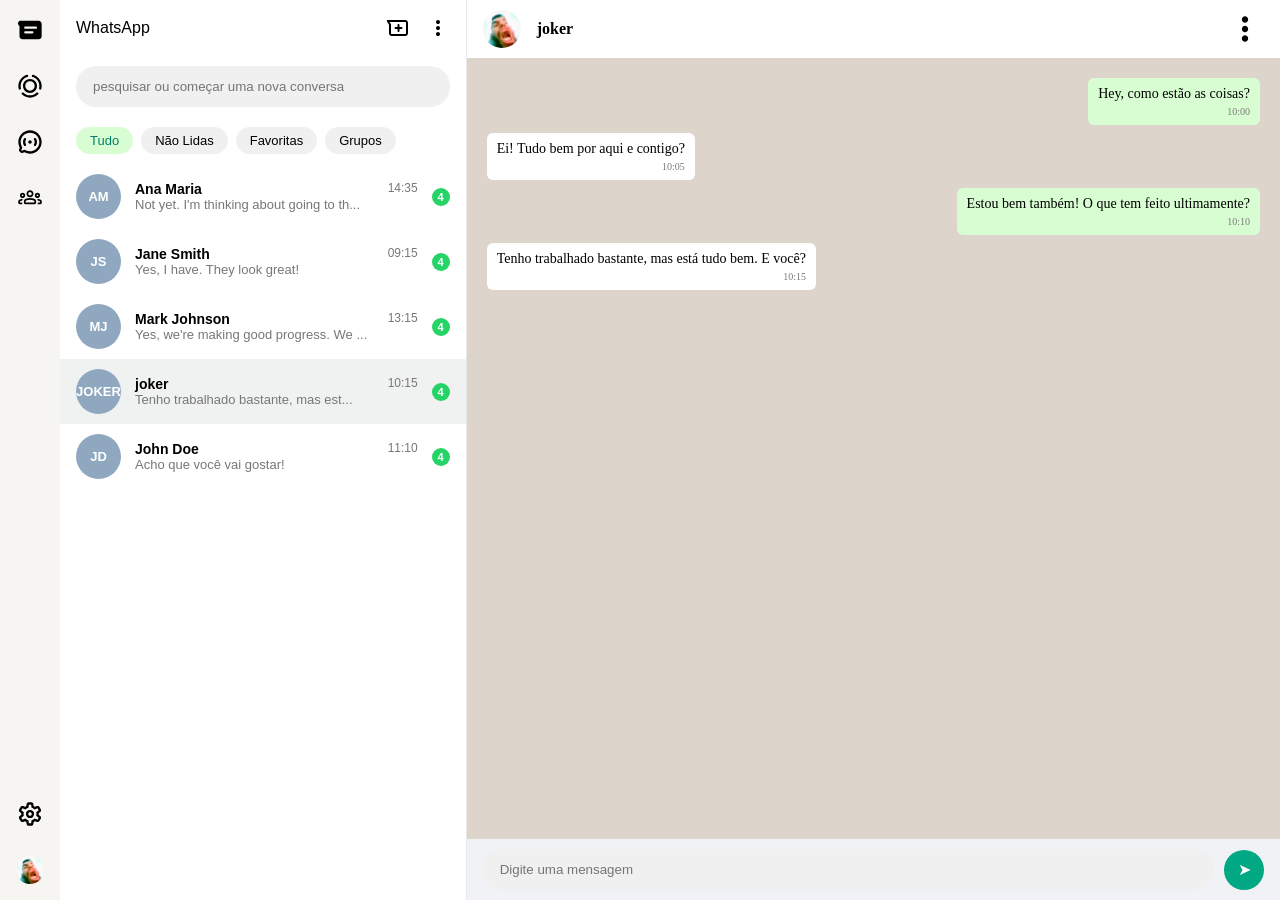
<file: index.html>
<!doctype html>
<html lang="pt-br">

<head>
  <meta charset="UTF-8" />
  <meta name="viewport" content="width=device-width, initial-scale=1.0" />
  <link rel="stylesheet" href="./assets/style.css" />
  <script src="./script.js" defer type =module></script>
  <title>Zap zap 2</title>
</head>

<body>
  <nav>
    <div class="container-nav">
      <img src="./assets/icons/messages.svg" alt="" />
      <img src="./assets/icons/status.svg" alt="" />
      <img src="./assets/icons/newsletter.svg" alt="" />
      <img src="./assets/icons/community.svg" alt="" />
    </div>

    <div class="container-nav">
      <img src="./assets/icons/settings.svg" alt="" />
      <img src="./assets/imgs/son.jpeg" alt="">
    </div>
  </nav>

  <section>
    <div class="caixa">
      <p>WhatsApp</p>

      <div class="subcaixa">
        <img src="./assets/icons/new-chat.svg" alt="">
        <img src="./assets/icons/more-settings.svg" alt="">
      </div>
    </div>

    <form class="subcaixa" action="">
      <input type="text" placeholder="pesquisar ou começar uma nova conversa">
    </form>

    <div class="btn-container">
      <button class="ativo">Tudo</button>
      <button>Não Lidas</button>
      <button>Favoritas</button>
      <button>Grupos</button>
    </div>

    <div class="lista-conversas">
      <div class="conversa">
        <div class="avatar">AM</div>
        <div class="conversa-info">
          <div class="conversa-topo">
            <span class="nome">Ana Maria</span>
            <span class="hora">14:35</span>
          </div>
          <p class="preview">Not yet. I'm thinking about going to th...</p>
        </div>
        <span class="badge">4</span>
      </div>

      <div class="conversa">
        <div class="avatar">JS</div>
        <div class="conversa-info">
          <div class="conversa-topo">
            <span class="nome">Jane Smith</span>
            <span class="hora">09:15</span>
          </div>
          <p class="preview">Yes, I have. They look great!</p>
        </div>
        <span class="badge">4</span>
      </div>

      <div class="conversa">
        <div class="avatar">MJ</div>
        <div class="conversa-info">
          <div class="conversa-topo">
            <span class="nome">Mark Johnson</span>
            <span class="hora">13:15</span>
          </div>
          <p class="preview">Yes, we're making good progress. We ...</p>
        </div>
        <span class="badge">4</span>
      </div>

      <div class="conversa ativa">
        <div class="avatar">joker</div>
        <div class="conversa-info">
          <div class="conversa-topo">
            <span class="nome">joker</span>
            <span class="hora">10:15</span>
          </div>
          <p class="preview">Tenho trabalhado bastante, mas est...</p>
        </div>
        <span class="badge">4</span>
      </div>

      <div class="conversa">
        <div class="avatar">JD</div>
        <div class="conversa-info">
          <div class="conversa-topo">
            <span class="nome">John Doe</span>
            <span class="hora">11:10</span>
          </div>
          <p class="preview">Acho que você vai gostar!</p>
        </div>
        <span class="badge">4</span>
      </div>
    </div>
  </section>

  <main>
    <header>
      <div class="subcaixa">
        <img src="./assets/imgs/son.jpeg" alt="">
        <p>joker</p>
      </div>
      <img src="./assets/icons/more-settings.svg" alt="">
    </header>

    <div class="mensagens">
      <div class="msg enviada">
        Hey, como estão as coisas?
        <span class="msg-hora">10:00</span>
      </div>
      <div class="msg recebida">
        Ei! Tudo bem por aqui e contigo?
        <span class="msg-hora">10:05</span>
      </div>
      <div class="msg enviada">
        Estou bem também! O que tem feito ultimamente?
        <span class="msg-hora">10:10</span>
      </div>
      <div class="msg recebida">
        Tenho trabalhado bastante, mas está tudo bem. E você?
        <span class="msg-hora">10:15</span>
      </div>
    </div>

    <form class="rodape" action="">
      <input type="text" placeholder="Digite uma mensagem">
      <button type="submit">➤</button>
    </form>
  </main>
  <script src="script.js"></script>
</body>

</html>
</file>
<file: assets/style.css>
* {
    box-sizing: border-box;
    padding: 0;
    margin: 0;
    text-decoration: none;
}

body {
    display: grid;
    height: 100dvh;
    width: 100dvw;
    grid-template-columns: 60px 1fr 2fr;
}

nav {
    display: flex;
    flex-direction: column;
    justify-content: space-between;
    align-items: center;
    padding: 10px;
    background-color: #F7F5F2;
    color: white;
}

.container-nav {
    display: flex;
    flex-direction: column;
    justify-content: space-between;
    gap: 16px;
}

.container-nav > img {
    cursor: pointer;
    border-radius: 100%;
    width: 40px;
    padding: 6px;
}

.container-nav img:hover {
    background-color: #32A961;
}

section {
    font-family: Helvetica;
    background-color: #FFFFFF;
    color: rgb(0, 0, 0);
    display: flex;
    flex-direction: column;
    border-right: 1px solid #E9E9E9;
    overflow: hidden;
}

.caixa {
    display: flex;
    flex-direction: row;
    justify-content: space-between;
    align-items: center;
    color: #000000;
    padding: 16px;
}

form {
    padding: 10px 16px;
}

input {
    width: 100%;
    padding: 12px 16px;
    border-radius: 20px;
    border: 1px solid transparent;
    background-color: #F0F0F0;
}

input:focus {
    border: 1px solid #32A961;
    outline: none;
}

.subcaixa {
    display: flex;
    flex-direction: row;
    justify-content: space-between;
    align-items: center;
    gap: 16px;
}

.btn-container {
    display: flex;
    flex-direction: row;
    justify-content: flex-start;
    gap: 8px;
    padding: 10px 16px;
}

.btn-container button {
    border: none;
    background-color: #F0F0F0;
    padding: 6px 14px;
    border-radius: 16px;
    font-size: 13px;
    cursor: pointer;
}

.btn-container button.ativo {
    background-color: #D9FDD3;
    color: #008069;
}


.lista-conversas {
    flex: 1;
    overflow-y: auto;
}

.conversa {
    display: flex;
    align-items: center;
    gap: 14px;
    padding: 10px 16px;
    cursor: pointer;
    position: relative;
    background-color: #FFFFFF;
    transition: transform 0.15s ease, box-shadow 0.15s ease;
}

.conversa.ativa {
    background-color: #F0F2F1;
}
.conversa:hover {
    transform: scale(1.03);
    box-shadow: 0 4px 12px rgba(0, 0, 0, 0.15);
    z-index: 2;
}

.avatar {
    width: 45px;
    height: 45px;
    min-width: 45px;
    border-radius: 100%;
    background-color: #8FA8BF;
    color: #FFFFFF;
    display: flex;
    align-items: center;
    justify-content: center;
    font-size: 13px;
    font-weight: bold;
    text-transform: uppercase;
}

.conversa-info {
    flex: 1;
    min-width: 0;
}

.conversa-topo {
    display: flex;
    justify-content: space-between;
}

.nome {
    font-size: 14px;
    font-weight: bold;
}

.hora {
    font-size: 12px;
    color: #777777;
}

.preview {
    font-size: 13px;
    color: #777777;
    white-space: nowrap;
    overflow: hidden;
    text-overflow: ellipsis;
}

.badge {
    background-color: #25D366;
    color: #FFFFFF;
    font-size: 11px;
    font-weight: bold;
    border-radius: 10px;
    min-width: 18px;
    height: 18px;
    display: flex;
    align-items: center;
    justify-content: center;
    padding: 0 5px;
}

main {
    background-color: #DDD5CC;
    color: white;
    display: grid;
    grid-template-rows: auto 1fr auto;
}

main header {
    display: flex;
    align-items: center;
    justify-content: space-between;
    background-color: #FFFFFF;
    padding: 10px 16px;
}

main header img {
    width: 38px;
    height: 38px;
    border-radius: 100%;
}

main header p {
    color: #000000;
    font-weight: bold;
}

.mensagens {
    padding: 20px;
    display: flex;
    flex-direction: column;
    gap: 8px;
    overflow-y: auto;
}

.msg {
    max-width: 60%;
    padding: 8px 10px;
    border-radius: 6px;
    font-size: 14px;
    color: #000000;
}

.msg.enviada {
    align-self: flex-end;
    background-color: #D9FDD3;
}

.msg.recebida {
    align-self: flex-start;
    background-color: #FFFFFF;
}

.msg-hora {
    display: block;
    font-size: 10px;
    color: #777777;
    text-align: right;
    margin-top: 4px;
}

.rodape {
    display: flex;
    align-items: center;
    gap: 10px;
    padding: 10px 16px;
    background-color: #F0F2F5;
}

.rodape input {
    flex: 1;
}

.rodape button {
    border: none;
    background-color: #00A884;
    color: #FFFFFF;
    width: 40px;
    height: 40px;
    min-width: 40px;
    border-radius: 100%;
    font-size: 16px;
    cursor: pointer;
}
</file>
